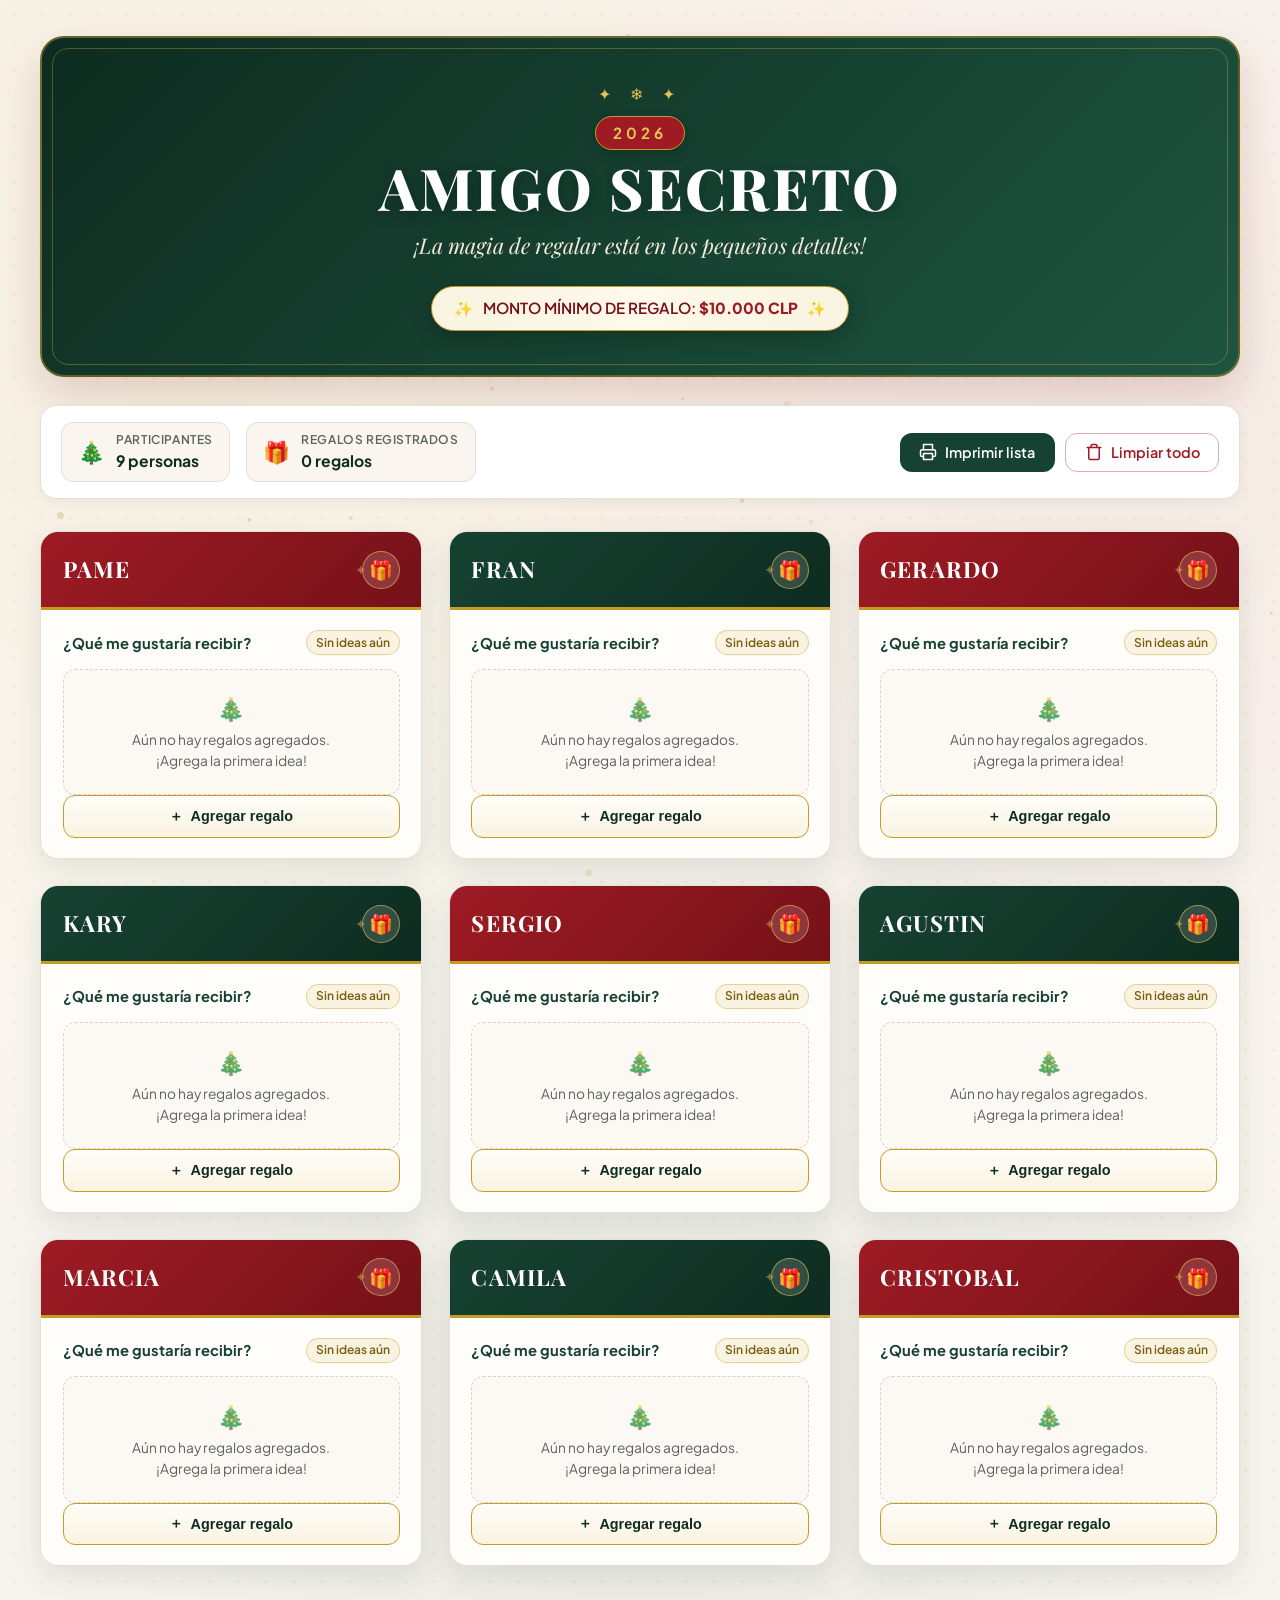
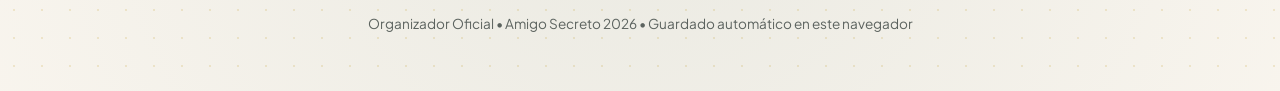
<file: amigo-secreto-2026/index.html>
<!DOCTYPE html>
<html lang="es">
<head>
  <meta charset="UTF-8" />
  <meta name="viewport" content="width=device-width, initial-scale=1.0" />
  <title>AMIGO SECRETO 2026 — Lista de Deseos</title>
  
  <!-- Tipografías Google Fonts: Elegante serif para títulos y sans-serif limpia para lectura -->
  <link rel="preconnect" href="https://fonts.googleapis.com" />
  <link rel="preconnect" href="https://fonts.gstatic.com" crossorigin />
  <link href="https://fonts.googleapis.com/css2?family=Playfair+Display:ital,wght@0,600;0,700;0,800;1,600&family=Plus+Jakarta+Sans:wght@400;500;600;700&display=swap" rel="stylesheet" />
  
  <!-- Hoja de estilos principal -->
  <link rel="stylesheet" href="style.css" />
</head>
<body>
  <!-- Lienzo sutil para copos de nieve en segundo plano -->
  <canvas id="snow-canvas" aria-hidden="true"></canvas>

  <!-- Contenedor principal -->
  <div class="page-wrapper">
    
    <!-- Encabezado festivo -->
    <header class="hero-header">
      <div class="hero-ornament" aria-hidden="true">✦ ❄ ✦</div>
      
      <div class="title-group">
        <span class="year-badge">2026</span>
        <h1 class="main-title">AMIGO SECRETO</h1>
      </div>

      <p class="subtitle">¡La magia de regalar está en los pequeños detalles!</p>

      <div class="minimum-badge" role="note">
        <span class="sparkle" aria-hidden="true">✨</span>
        <span>MONTO MÍNIMO DE REGALO: <strong>$10.000 CLP</strong></span>
        <span class="sparkle" aria-hidden="true">✨</span>
      </div>
    </header>

    <!-- Barra de estadísticas y acciones globales -->
    <section class="toolbar" aria-label="Resumen y acciones generales">
      <div class="stats-group">
        <div class="stat-pill">
          <span class="stat-icon" aria-hidden="true">🎄</span>
          <div>
            <span class="stat-label">Participantes</span>
            <strong class="stat-value" id="participant-count">9 personas</strong>
          </div>
        </div>

        <div class="stat-pill">
          <span class="stat-icon" aria-hidden="true">🎁</span>
          <div>
            <span class="stat-label">Regalos registrados</span>
            <strong class="stat-value" id="total-gifts-count">0 regalos</strong>
          </div>
        </div>
      </div>

      <div class="actions-group">
        <button type="button" id="btn-print" class="btn btn-secondary" title="Imprimir lista de deseos">
          <svg width="18" height="18" viewBox="0 0 24 24" fill="none" stroke="currentColor" stroke-width="2" stroke-linecap="round" stroke-linejoin="round" aria-hidden="true">
            <polyline points="6 9 6 2 18 2 18 9"></polyline>
            <path d="M6 18H4a2 2 0 0 1-2-2v-5a2 2 0 0 1 2-2h16a2 2 0 0 1 2 2v5a2 2 0 0 1-2 2h-2"></path>
            <rect x="6" y="14" width="12" height="8"></rect>
          </svg>
          <span>Imprimir lista</span>
        </button>

        <button type="button" id="btn-clear-all" class="btn btn-danger-outline" title="Eliminar todos los regalos">
          <svg width="18" height="18" viewBox="0 0 24 24" fill="none" stroke="currentColor" stroke-width="2" stroke-linecap="round" stroke-linejoin="round" aria-hidden="true">
            <polyline points="3 6 5 6 21 6"></polyline>
            <path d="M19 6v14a2 2 0 0 1-2 2H7a2 2 0 0 1-2-2V6m3 0V4a2 2 0 0 1 2-2h4a2 2 0 0 1 2 2v2"></path>
          </svg>
          <span>Limpiar todo</span>
        </button>
      </div>
    </section>

    <!-- Cuadrícula de tarjetas de los 9 participantes -->
    <main>
      <section id="participants-grid" class="participants-grid" aria-label="Lista de participantes y sus deseos">
        <!-- Las 9 tarjetas se renderizan dinámicamente desde script.js -->
      </section>
    </main>

    <!-- Pie de página -->
    <footer class="main-footer">
      <p>Organizador Oficial • Amigo Secreto 2026 • Guardado automático en este navegador</p>
    </footer>
  </div>

  <!-- Modal elegante para agregar o editar regalos -->
  <div id="gift-modal" class="modal-backdrop" role="dialog" aria-modal="true" aria-labelledby="modal-title" hidden>
    <div class="modal-card">
      <div class="modal-ribbon" aria-hidden="true"></div>
      
      <header class="modal-header">
        <div>
          <span class="modal-participant-tag" id="modal-participant-name">PARTICIPANTE</span>
          <h2 id="modal-title">Agregar idea de regalo</h2>
        </div>
        <button type="button" id="btn-close-modal" class="btn-icon-close" aria-label="Cerrar ventana">
          ✕
        </button>
      </header>

      <form id="gift-form" novalidate>
        <input type="hidden" id="form-participant" />
        <input type="hidden" id="form-gift-id" />

        <div class="form-group">
          <label for="gift-name">Nombre del regalo <span class="required">*</span></label>
          <input
            type="text"
            id="gift-name"
            name="giftName"
            placeholder="Ej: Taza térmica, libro, calcetines navideños..."
            maxlength="80"
            required
            autocomplete="off"
          />
          <small class="error-message" id="gift-name-error" aria-live="polite"></small>
        </div>

        <div class="form-group">
          <label for="gift-description">Detalles o descripción <span class="optional">(opcional)</span></label>
          <textarea
            id="gift-description"
            name="giftDescription"
            rows="3"
            placeholder="Color preferido, talla, tienda sugerida o algún detalle especial..."
            maxlength="220"
          ></textarea>
        </div>

        <div class="modal-actions">
          <button type="button" id="btn-cancel-modal" class="btn btn-ghost">Cancelar</button>
          <button type="submit" id="btn-save-gift" class="btn btn-primary">
            Guardar regalo
          </button>
        </div>
      </form>
    </div>
  </div>

  <!-- Modal de confirmación para limpiar todos los regalos -->
  <div id="confirm-modal" class="modal-backdrop" role="dialog" aria-modal="true" aria-labelledby="confirm-title" hidden>
    <div class="modal-card modal-card--compact">
      <header class="modal-header">
        <h2 id="confirm-title">¿Limpiar todos los regalos?</h2>
        <button type="button" id="btn-close-confirm" class="btn-icon-close" aria-label="Cerrar ventana">✕</button>
      </header>
      <p class="confirm-text">
        Esta acción eliminará todas las ideas de regalos guardadas de los 9 participantes. No se puede deshacer.
      </p>
      <div class="modal-actions">
        <button type="button" id="btn-cancel-confirm" class="btn btn-ghost">Cancelar</button>
        <button type="button" id="btn-execute-clear" class="btn btn-danger">Sí, limpiar todo</button>
      </div>
    </div>
  </div>

  <!-- Lógica de aplicación -->
  <script src="script.js"></script>
</body>
</html>
</file>
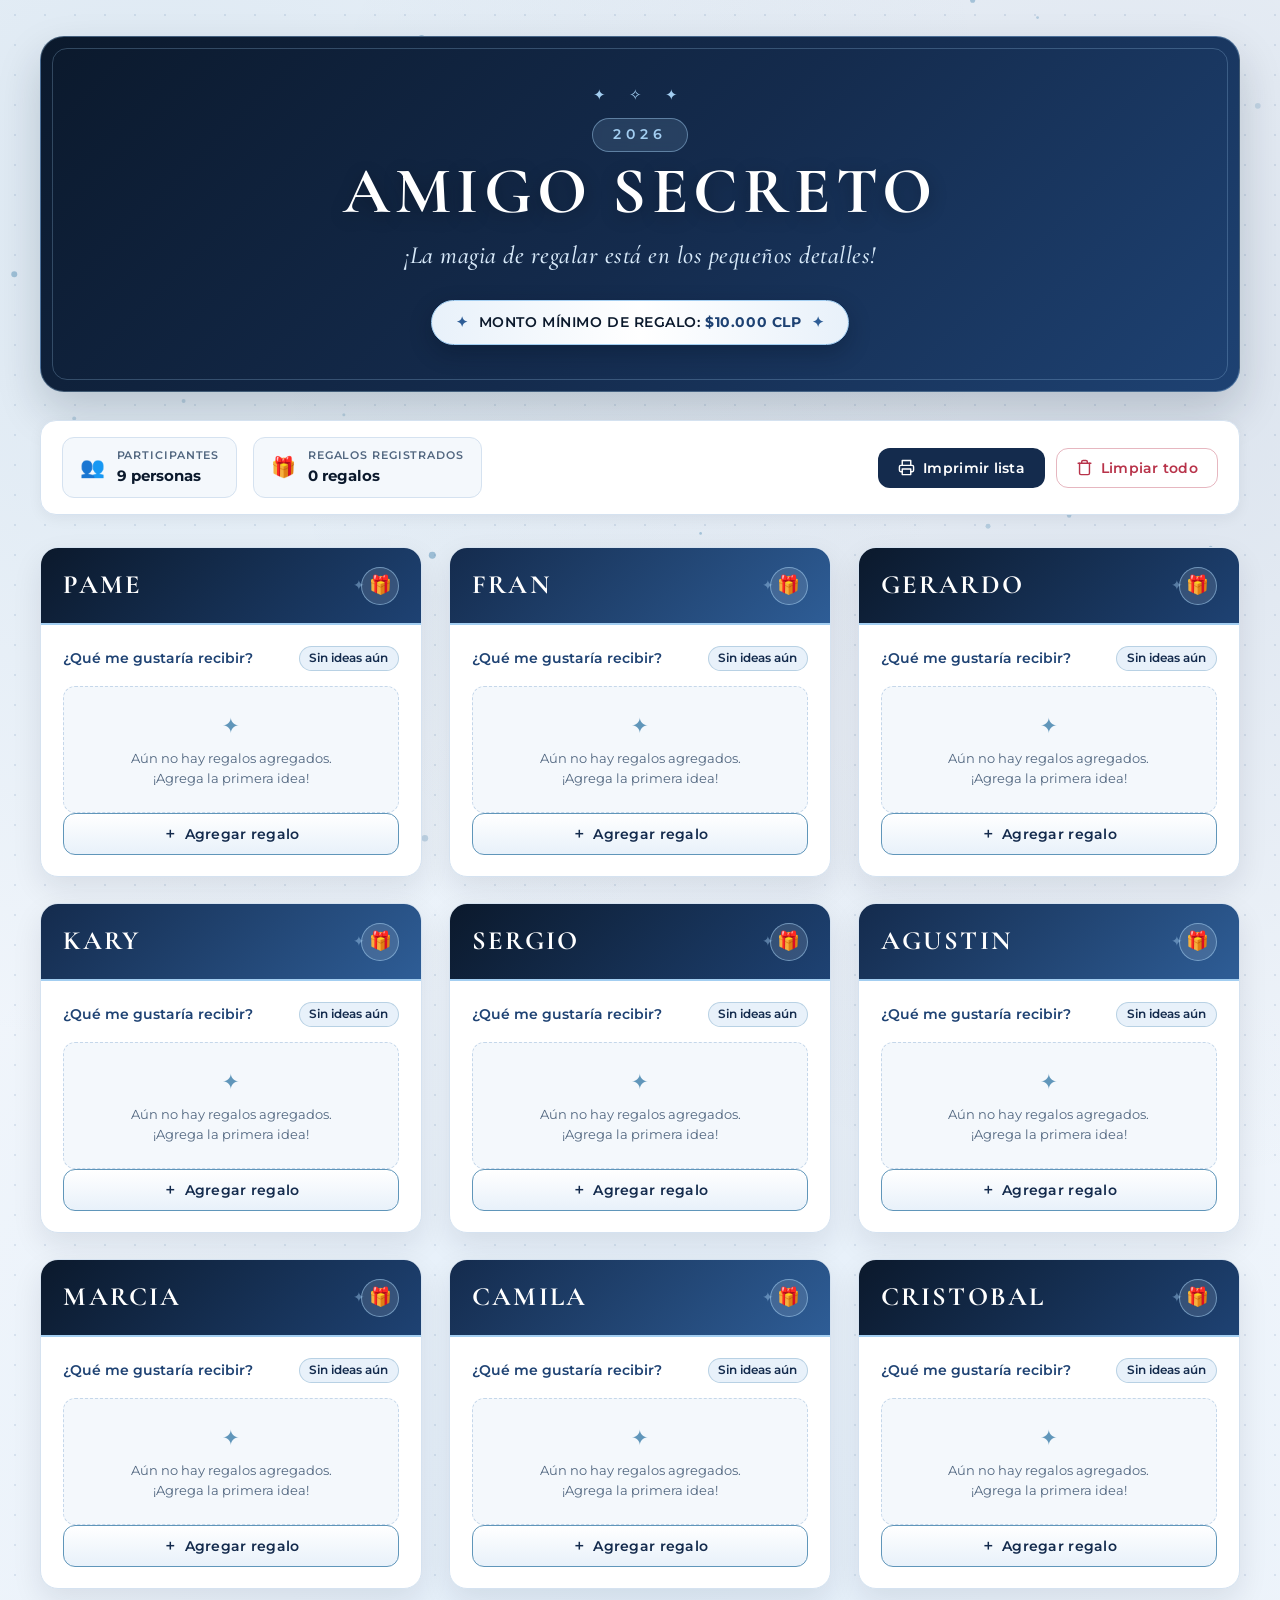
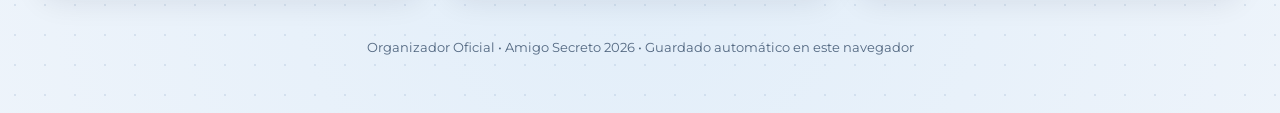
<file: amigo-secreto/index.html>
<!DOCTYPE html>
<html lang="es">
<head>
  <meta charset="UTF-8" />
  <meta name="viewport" content="width=device-width, initial-scale=1.0" />
  <title>AMIGO SECRETO 2026 — Lista de Deseos</title>
  
  <!-- Tipografías Google Fonts: Cormorant Garamond (editorial de lujo) y Montserrat (moderna y limpia) -->
  <link rel="preconnect" href="https://fonts.googleapis.com" />
  <link rel="preconnect" href="https://fonts.gstatic.com" crossorigin />
  <link href="https://fonts.googleapis.com/css2?family=Cormorant+Garamond:ital,wght@0,600;0,700;1,500;1,600&family=Montserrat:wght@400;500;600;700&display=swap" rel="stylesheet" />
  
  <!-- Hoja de estilos principal -->
  <link rel="stylesheet" href="styles.css" />
</head>
<body>
  <!-- Lienzo sutil de partículas brillantes en segundo plano -->
  <canvas id="snow-canvas" aria-hidden="true"></canvas>

  <!-- Contenedor principal -->
  <div class="page-wrapper">
    
    <!-- Encabezado elegante -->
    <header class="hero-header">
      <div class="hero-ornament" aria-hidden="true">✦ ✧ ✦</div>
      
      <div class="title-group">
        <span class="year-badge">2026</span>
        <h1 class="main-title">AMIGO SECRETO</h1>
      </div>

      <p class="subtitle">¡La magia de regalar está en los pequeños detalles!</p>

      <div class="minimum-badge" role="note">
        <span class="sparkle" aria-hidden="true">✦</span>
        <span>MONTO MÍNIMO DE REGALO: <strong>$10.000 CLP</strong></span>
        <span class="sparkle" aria-hidden="true">✦</span>
      </div>
    </header>

    <!-- Barra de estadísticas y acciones globales -->
    <section class="toolbar" aria-label="Resumen y acciones generales">
      <div class="stats-group">
        <div class="stat-pill">
          <span class="stat-icon" aria-hidden="true">👥</span>
          <div>
            <span class="stat-label">Participantes</span>
            <strong class="stat-value" id="participant-count">9 personas</strong>
          </div>
        </div>

        <div class="stat-pill">
          <span class="stat-icon" aria-hidden="true">🎁</span>
          <div>
            <span class="stat-label">Regalos registrados</span>
            <strong class="stat-value" id="total-gifts-count">0 regalos</strong>
          </div>
        </div>
      </div>

      <div class="actions-group">
        <button type="button" id="btn-print" class="btn btn-secondary" title="Imprimir lista de deseos">
          <svg width="17" height="17" viewBox="0 0 24 24" fill="none" stroke="currentColor" stroke-width="2" stroke-linecap="round" stroke-linejoin="round" aria-hidden="true">
            <polyline points="6 9 6 2 18 2 18 9"></polyline>
            <path d="M6 18H4a2 2 0 0 1-2-2v-5a2 2 0 0 1 2-2h16a2 2 0 0 1 2 2v5a2 2 0 0 1-2 2h-2"></path>
            <rect x="6" y="14" width="12" height="8"></rect>
          </svg>
          <span>Imprimir lista</span>
        </button>

        <button type="button" id="btn-clear-all" class="btn btn-danger-outline" title="Eliminar todos los regalos">
          <svg width="17" height="17" viewBox="0 0 24 24" fill="none" stroke="currentColor" stroke-width="2" stroke-linecap="round" stroke-linejoin="round" aria-hidden="true">
            <polyline points="3 6 5 6 21 6"></polyline>
            <path d="M19 6v14a2 2 0 0 1-2 2H7a2 2 0 0 1-2-2V6m3 0V4a2 2 0 0 1 2-2h4a2 2 0 0 1 2 2v2"></path>
          </svg>
          <span>Limpiar todo</span>
        </button>
      </div>
    </section>

    <!-- Cuadrícula de tarjetas de los 9 participantes -->
    <main>
      <section id="participants-grid" class="participants-grid" aria-label="Lista de participantes y sus deseos">
        <!-- Las 9 tarjetas se renderizan dinámicamente desde script.js -->
      </section>
    </main>

    <!-- Pie de página -->
    <footer class="main-footer">
      <p>Organizador Oficial • Amigo Secreto 2026 • Guardado automático en este navegador</p>
    </footer>
  </div>

  <!-- Modal elegante para agregar o editar regalos -->
  <div id="gift-modal" class="modal-backdrop" role="dialog" aria-modal="true" aria-labelledby="modal-title" hidden>
    <div class="modal-card">
      <div class="modal-ribbon" aria-hidden="true"></div>
      
      <header class="modal-header">
        <div>
          <span class="modal-participant-tag" id="modal-participant-name">PARTICIPANTE</span>
          <h2 id="modal-title">Agregar idea de regalo</h2>
        </div>
        <button type="button" id="btn-close-modal" class="btn-icon-close" aria-label="Cerrar ventana">
          ✕
        </button>
      </header>

      <form id="gift-form" novalidate>
        <input type="hidden" id="form-participant" />
        <input type="hidden" id="form-gift-id" />

        <div class="form-group">
          <label for="gift-name">Nombre del regalo <span class="required">*</span></label>
          <input
            type="text"
            id="gift-name"
            name="giftName"
            placeholder="Ej: Perfume, libro, taza de cerámica, accesorio..."
            maxlength="80"
            required
            autocomplete="off"
          />
          <small class="error-message" id="gift-name-error" aria-live="polite"></small>
        </div>

        <div class="form-group">
          <label for="gift-description">Detalles o descripción <span class="optional">(opcional)</span></label>
          <textarea
            id="gift-description"
            name="giftDescription"
            rows="3"
            placeholder="Color preferido, talla, marca sugerida o algún detalle especial..."
            maxlength="220"
          ></textarea>
        </div>

        <div class="modal-actions">
          <button type="button" id="btn-cancel-modal" class="btn btn-ghost">Cancelar</button>
          <button type="submit" id="btn-save-gift" class="btn btn-primary">
            Guardar regalo
          </button>
        </div>
      </form>
    </div>
  </div>

  <!-- Modal de confirmación para limpiar todos los regalos -->
  <div id="confirm-modal" class="modal-backdrop" role="dialog" aria-modal="true" aria-labelledby="confirm-title" hidden>
    <div class="modal-card modal-card--compact">
      <header class="modal-header">
        <h2 id="confirm-title">¿Limpiar todos los regalos?</h2>
        <button type="button" id="btn-close-confirm" class="btn-icon-close" aria-label="Cerrar ventana">✕</button>
      </header>
      <p class="confirm-text">
        Esta acción eliminará todas las ideas de regalos guardadas de los 9 participantes. No se puede deshacer.
      </p>
      <div class="modal-actions">
        <button type="button" id="btn-cancel-confirm" class="btn btn-ghost">Cancelar</button>
        <button type="button" id="btn-execute-clear" class="btn btn-danger">Sí, limpiar todo</button>
      </div>
    </div>
  </div>

  <!-- Lógica de aplicación -->
  <script src="script.js"></script>
</body>
</html>
</file>
<file: amigo-secreto-2026/style.css>
/* ==========================================================================
   VARIABLES Y PALETA NAVIDEÑA
   ========================================================================== */
:root {
  /* Colores principales */
  --red-primary: #9e1b24;
  --red-dark: #751118;
  --red-light: #fdf2f2;
  
  --green-primary: #164232;
  --green-dark: #0e2c21;
  --green-light: #eef5f2;

  --gold-primary: #c59b27;
  --gold-bright: #e5c158;
  --gold-soft: #f9f3e1;

  --cream-bg: #faf6ef;
  --cream-card: #fffdf9;
  --white: #ffffff;

  /* Textos y bordes */
  --text-dark: #1f2421;
  --text-muted: #5c635f;
  --border-subtle: #e6dfd3;

  /* Sombras y radios */
  --shadow-sm: 0 4px 12px rgba(22, 66, 50, 0.06);
  --shadow-md: 0 10px 28px rgba(22, 66, 50, 0.1);
  --shadow-lg: 0 18px 40px rgba(117, 17, 24, 0.16);
  --radius-card: 18px;
  --radius-btn: 12px;

  /* Tipografías */
  --font-display: 'Playfair Display', Georgia, serif;
  --font-sans: 'Plus Jakarta Sans', -apple-system, BlinkMacSystemFont, sans-serif;
}

/* ==========================================================================
   RESET Y ESTILOS BASE
   ========================================================================== */
*, *::before, *::after {
  box-sizing: border-box;
  margin: 0;
  padding: 0;
}

body {
  font-family: var(--font-sans);
  background-color: var(--cream-bg);
  color: var(--text-dark);
  line-height: 1.5;
  min-height: 100vh;
  overflow-x: hidden;
  /* Patrón navideño sutil de fondo */
  background-image:
    radial-gradient(circle at 15% 15%, rgba(197, 155, 39, 0.08) 0%, transparent 45%),
    radial-gradient(circle at 85% 25%, rgba(158, 27, 36, 0.06) 0%, transparent 45%),
    radial-gradient(circle at 50% 85%, rgba(22, 66, 50, 0.07) 0%, transparent 50%),
    radial-gradient(rgba(197, 155, 39, 0.18) 1px, transparent 1px);
  background-size: 100% 100%, 100% 100%, 100% 100%, 28px 28px;
}

/* Lienzo de nieve fijo */
#snow-canvas {
  position: fixed;
  inset: 0;
  width: 100%;
  height: 100%;
  pointer-events: none;
  z-index: 1;
}

.page-wrapper {
  position: relative;
  z-index: 2;
  max-width: 1240px;
  margin: 0 auto;
  padding: 2.25rem 1.25rem 3.5rem;
}

/* ==========================================================================
   ENCABEZADO HERO
   ========================================================================== */
.hero-header {
  background: linear-gradient(135deg, var(--green-dark) 0%, var(--green-primary) 55%, #1e5440 100%);
  color: var(--white);
  border-radius: 24px;
  padding: 2.75rem 1.75rem;
  text-align: center;
  position: relative;
  overflow: hidden;
  box-shadow: var(--shadow-lg);
  border: 2px solid rgba(197, 155, 39, 0.45);
  animation: fadeDown 0.7s ease-out both;
}

/* Detalle decorativo interno tipo marco dorado */
.hero-header::before {
  content: "";
  position: absolute;
  inset: 10px;
  border: 1px solid rgba(229, 193, 88, 0.3);
  border-radius: 16px;
  pointer-events: none;
}

.hero-ornament {
  color: var(--gold-bright);
  letter-spacing: 0.5rem;
  font-size: 1rem;
  margin-bottom: 0.65rem;
  animation: twinkle 3s infinite ease-in-out;
}

.title-group {
  display: flex;
  flex-direction: column;
  align-items: center;
  gap: 0.35rem;
}

.year-badge {
  display: inline-block;
  background-color: var(--red-primary);
  color: var(--gold-bright);
  font-weight: 700;
  font-size: 0.95rem;
  letter-spacing: 0.25em;
  padding: 0.28rem 1.1rem;
  border-radius: 999px;
  border: 1px solid var(--gold-primary);
  box-shadow: 0 4px 12px rgba(0, 0, 0, 0.2);
}

.main-title {
  font-family: var(--font-display);
  font-size: clamp(2.2rem, 5vw, 3.6rem);
  font-weight: 800;
  letter-spacing: 0.04em;
  line-height: 1.1;
  color: var(--white);
  text-shadow: 0 3px 14px rgba(0, 0, 0, 0.28);
}

.subtitle {
  font-family: var(--font-display);
  font-style: italic;
  font-size: clamp(1.05rem, 2.2vw, 1.35rem);
  color: #f4ebd9;
  margin-top: 0.65rem;
  margin-bottom: 1.5rem;
}

.minimum-badge {
  display: inline-flex;
  align-items: center;
  gap: 0.6rem;
  background: linear-gradient(90deg, var(--gold-soft), #fff9eb, var(--gold-soft));
  color: var(--red-dark);
  padding: 0.65rem 1.4rem;
  border-radius: 999px;
  font-size: 0.95rem;
  font-weight: 600;
  border: 1.5px solid var(--gold-primary);
  box-shadow: 0 6px 20px rgba(0, 0, 0, 0.22);
  position: relative;
}

.minimum-badge strong {
  color: var(--red-primary);
  font-weight: 800;
}

.sparkle {
  animation: twinkle 2.4s infinite alternate ease-in-out;
}

/* ==========================================================================
   BARRA DE ESTADÍSTICAS Y CONTROLES
   ========================================================================== */
.toolbar {
  display: flex;
  flex-wrap: wrap;
  justify-content: space-between;
  align-items: center;
  gap: 1rem;
  margin: 1.75rem 0 2rem;
  padding: 1rem 1.25rem;
  background-color: var(--white);
  border-radius: 16px;
  border: 1px solid var(--border-subtle);
  box-shadow: var(--shadow-sm);
  animation: fadeUp 0.7s ease-out 0.1s both;
}

.stats-group {
  display: flex;
  flex-wrap: wrap;
  gap: 1rem;
}

.stat-pill {
  display: flex;
  align-items: center;
  gap: 0.7rem;
  background-color: var(--cream-bg);
  padding: 0.5rem 1rem;
  border-radius: 12px;
  border: 1px solid var(--border-subtle);
}

.stat-icon {
  font-size: 1.35rem;
}

.stat-label {
  display: block;
  font-size: 0.75rem;
  text-transform: uppercase;
  letter-spacing: 0.05em;
  color: var(--text-muted);
  font-weight: 600;
}

.stat-value {
  font-size: 0.98rem;
  color: var(--green-dark);
  font-weight: 700;
}

.actions-group {
  display: flex;
  flex-wrap: wrap;
  gap: 0.65rem;
}

/* ==========================================================================
   BOTONES
   ========================================================================== */
.btn {
  display: inline-flex;
  align-items: center;
  justify-content: center;
  gap: 0.5rem;
  font-family: var(--font-sans);
  font-size: 0.9rem;
  font-weight: 600;
  padding: 0.62rem 1.15rem;
  border-radius: var(--radius-btn);
  border: 1px solid transparent;
  cursor: pointer;
  transition: transform 0.2s ease, box-shadow 0.2s ease, background-color 0.2s ease, color 0.2s ease;
}

.btn:active {
  transform: scale(0.97);
}

.btn-primary {
  background: linear-gradient(135deg, var(--red-primary), var(--red-dark));
  color: var(--white);
  box-shadow: 0 4px 12px rgba(158, 27, 36, 0.25);
}

.btn-primary:hover {
  background: linear-gradient(135deg, #b3202a, var(--red-primary));
  transform: translateY(-2px);
  box-shadow: 0 6px 16px rgba(158, 27, 36, 0.35);
}

.btn-secondary {
  background-color: var(--green-primary);
  color: var(--white);
}

.btn-secondary:hover {
  background-color: var(--green-dark);
  transform: translateY(-2px);
  box-shadow: 0 6px 14px rgba(22, 66, 50, 0.25);
}

.btn-danger-outline {
  background-color: transparent;
  color: var(--red-primary);
  border-color: rgba(158, 27, 36, 0.35);
}

.btn-danger-outline:hover {
  background-color: var(--red-light);
  border-color: var(--red-primary);
  transform: translateY(-2px);
}

.btn-danger {
  background-color: var(--red-primary);
  color: var(--white);
}

.btn-danger:hover {
  background-color: var(--red-dark);
}

.btn-ghost {
  background-color: #f1ede4;
  color: var(--text-dark);
}

.btn-ghost:hover {
  background-color: #e5dfd2;
}

/* ==========================================================================
   CUADRÍCULA DE PARTICIPANTES (3 COLUMNAS EN ESCRITORIO)
   ========================================================================== */
.participants-grid {
  display: grid;
  grid-template-columns: repeat(3, 1fr);
  gap: 1.65rem;
}

/* Estilo de Tarjeta de Regalo */
.participant-card {
  background-color: var(--cream-card);
  border-radius: var(--radius-card);
  border: 1px solid var(--border-subtle);
  box-shadow: var(--shadow-md);
  display: flex;
  flex-direction: column;
  overflow: hidden;
  position: relative;
  opacity: 0;
  transform: translateY(22px);
  animation: cardEnter 0.55s cubic-bezier(0.22, 1, 0.36, 1) forwards;
  transition: transform 0.28s cubic-bezier(0.22, 1, 0.36, 1), box-shadow 0.28s ease, border-color 0.28s ease;
}

.participant-card:hover {
  transform: translateY(-7px);
  box-shadow: 0 18px 34px rgba(22, 66, 50, 0.14);
  border-color: var(--gold-primary);
}

/* Encabezados alternados en rojo navideño y verde bosque */
.card-header {
  padding: 1.15rem 1.35rem;
  color: var(--white);
  display: flex;
  align-items: center;
  justify-content: space-between;
  position: relative;
  border-bottom: 3px solid var(--gold-primary);
}

.participant-card:nth-child(odd) .card-header {
  background: linear-gradient(135deg, var(--red-primary) 0%, var(--red-dark) 100%);
}

.participant-card:nth-child(even) .card-header {
  background: linear-gradient(135deg, var(--green-primary) 0%, var(--green-dark) 100%);
}

/* Pequeño lazo/etiqueta decorativa en el encabezado */
.card-header::after {
  content: "✦";
  position: absolute;
  right: 3.4rem;
  top: 50%;
  transform: translateY(-50%);
  color: rgba(229, 193, 88, 0.45);
  font-size: 0.9rem;
}

.participant-name {
  font-family: var(--font-display);
  font-size: 1.4rem;
  font-weight: 700;
  letter-spacing: 0.05em;
}

.gift-badge-icon {
  width: 38px;
  height: 38px;
  border-radius: 50%;
  background-color: rgba(255, 255, 255, 0.15);
  border: 1px solid rgba(229, 193, 88, 0.6);
  display: grid;
  place-items: center;
  font-size: 1.2rem;
  flex-shrink: 0;
}

/* Cuerpo de la tarjeta */
.card-body {
  padding: 1.25rem 1.35rem;
  flex: 1;
  display: flex;
  flex-direction: column;
}

.wishlist-prompt {
  font-size: 0.92rem;
  font-weight: 700;
  color: var(--green-primary);
  margin-bottom: 0.85rem;
  display: flex;
  align-items: center;
  justify-content: space-between;
}

.gift-counter-tag {
  font-size: 0.75rem;
  font-weight: 600;
  background-color: var(--gold-soft);
  color: #7c5e10;
  padding: 0.15rem 0.55rem;
  border-radius: 999px;
  border: 1px solid rgba(197, 155, 39, 0.4);
}

/* Lista de regalos dentro de cada tarjeta */
.gifts-list {
  list-style: none;
  display: flex;
  flex-direction: column;
  gap: 0.65rem;
  flex: 1;
  margin-bottom: 1.15rem;
}

.empty-state {
  flex: 1;
  display: flex;
  flex-direction: column;
  align-items: center;
  justify-content: center;
  text-align: center;
  padding: 1.4rem 0.75rem;
  border: 1.5px dashed #dcd3c4;
  border-radius: 12px;
  color: var(--text-muted);
  font-size: 0.86rem;
  background-color: rgba(250, 246, 239, 0.6);
}

.empty-state span {
  font-size: 1.4rem;
  margin-bottom: 0.3rem;
  opacity: 0.75;
}

/* Ítem individual de regalo */
.gift-item {
  background-color: var(--white);
  border: 1px solid var(--border-subtle);
  border-left: 4px solid var(--gold-primary);
  border-radius: 10px;
  padding: 0.65rem 0.75rem;
  display: flex;
  justify-content: space-between;
  align-items: flex-start;
  gap: 0.5rem;
  box-shadow: 0 2px 6px rgba(0, 0, 0, 0.03);
  transition: border-color 0.2s ease, background-color 0.2s ease;
}

.gift-item--new {
  animation: popIn 0.4s cubic-bezier(0.175, 0.885, 0.32, 1.275) both;
}

.gift-item:hover {
  border-color: var(--gold-primary);
  background-color: #fffcf5;
}

.gift-info {
  flex: 1;
  min-width: 0;
}

.gift-title {
  font-weight: 700;
  font-size: 0.94rem;
  color: var(--text-dark);
  word-wrap: break-word;
}

.gift-desc {
  font-size: 0.82rem;
  color: var(--text-muted);
  margin-top: 0.2rem;
  word-wrap: break-word;
}

.gift-item-actions {
  display: flex;
  gap: 0.25rem;
  flex-shrink: 0;
}

.btn-mini {
  width: 28px;
  height: 28px;
  border-radius: 7px;
  border: 1px solid transparent;
  background-color: transparent;
  color: var(--text-muted);
  cursor: pointer;
  display: grid;
  place-items: center;
  transition: background-color 0.2s ease, color 0.2s ease;
}

.btn-mini:hover {
  background-color: var(--cream-bg);
  color: var(--green-primary);
}

.btn-mini--delete:hover {
  background-color: var(--red-light);
  color: var(--red-primary);
}

/* Botón inferior de la tarjeta */
.btn-add-gift {
  width: 100%;
  padding: 0.68rem 1rem;
  border-radius: 12px;
  border: 1.5px solid var(--gold-primary);
  background: linear-gradient(180deg, #fffdf8 0%, var(--gold-soft) 100%);
  color: var(--green-dark);
  font-weight: 700;
  font-size: 0.9rem;
  cursor: pointer;
  display: flex;
  align-items: center;
  justify-content: center;
  gap: 0.45rem;
  transition: all 0.22s ease;
}

.btn-add-gift:hover {
  background: linear-gradient(135deg, var(--gold-primary), #b3891b);
  color: var(--white);
  box-shadow: 0 6px 15px rgba(197, 155, 39, 0.35);
  transform: translateY(-2px);
}

/* ==========================================================================
   MODALES
   ========================================================================== */
.modal-backdrop {
  position: fixed;
  inset: 0;
  background-color: rgba(14, 44, 33, 0.65);
  backdrop-filter: blur(4px);
  display: grid;
  place-items: center;
  padding: 1rem;
  z-index: 100;
  animation: fadeInBackdrop 0.25s ease-out forwards;
}

.modal-backdrop[hidden] {
  display: none;
}

.modal-card {
  background-color: var(--cream-card);
  width: 100%;
  max-width: 470px;
  border-radius: 20px;
  border: 1.5px solid var(--gold-primary);
  box-shadow: 0 24px 50px rgba(0, 0, 0, 0.3);
  overflow: hidden;
  position: relative;
  animation: modalZoomIn 0.3s cubic-bezier(0.22, 1, 0.36, 1) forwards;
}

.modal-card--compact {
  max-width: 410px;
}

.modal-ribbon {
  height: 7px;
  background: repeating-linear-gradient(
    45deg,
    var(--red-primary),
    var(--red-primary) 12px,
    var(--gold-primary) 12px,
    var(--gold-primary) 24px,
    var(--green-primary) 24px,
    var(--green-primary) 36px
  );
}

.modal-header {
  padding: 1.25rem 1.5rem 0.75rem;
  display: flex;
  justify-content: space-between;
  align-items: flex-start;
  gap: 1rem;
}

.modal-participant-tag {
  display: inline-block;
  font-size: 0.74rem;
  font-weight: 800;
  letter-spacing: 0.1em;
  color: var(--red-primary);
  background-color: var(--red-light);
  padding: 0.2rem 0.65rem;
  border-radius: 999px;
  margin-bottom: 0.35rem;
}

.modal-header h2 {
  font-family: var(--font-display);
  font-size: 1.45rem;
  color: var(--green-dark);
}

.btn-icon-close {
  width: 32px;
  height: 32px;
  border-radius: 50%;
  border: 1px solid var(--border-subtle);
  background-color: var(--white);
  color: var(--text-muted);
  cursor: pointer;
  font-size: 0.95rem;
  display: grid;
  place-items: center;
  transition: all 0.2s ease;
}

.btn-icon-close:hover {
  background-color: var(--red-light);
  color: var(--red-primary);
  border-color: var(--red-primary);
}

#gift-form {
  padding: 0.75rem 1.5rem 1.5rem;
}

.form-group {
  margin-bottom: 1.1rem;
}

.form-group label {
  display: block;
  font-size: 0.88rem;
  font-weight: 700;
  color: var(--text-dark);
  margin-bottom: 0.4rem;
}

.required {
  color: var(--red-primary);
}

.optional {
  font-weight: 400;
  color: var(--text-muted);
  font-size: 0.82rem;
}

.form-group input,
.form-group textarea {
  width: 100%;
  font-family: var(--font-sans);
  font-size: 0.95rem;
  padding: 0.7rem 0.9rem;
  border-radius: 10px;
  border: 1.5px solid #d8cfc0;
  background-color: var(--white);
  color: var(--text-dark);
  transition: border-color 0.2s ease, box-shadow 0.2s ease;
}

.form-group input:focus,
.form-group textarea:focus {
  outline: none;
  border-color: var(--green-primary);
  box-shadow: 0 0 0 3px rgba(22, 66, 50, 0.12);
}

.error-message {
  display: block;
  color: var(--red-primary);
  font-size: 0.8rem;
  font-weight: 600;
  margin-top: 0.3rem;
  min-height: 1.1em;
}

.confirm-text {
  padding: 0.25rem 1.5rem 1.25rem;
  color: var(--text-muted);
  font-size: 0.94rem;
}

.modal-actions {
  display: flex;
  justify-content: flex-end;
  gap: 0.65rem;
  padding: 0 1.5rem 1.5rem;
}

#gift-form .modal-actions {
  padding: 0.5rem 0 0;
}

/* ==========================================================================
   FOOTER
   ========================================================================== */
.main-footer {
  margin-top: 3rem;
  text-align: center;
  font-size: 0.85rem;
  color: var(--text-muted);
}

/* ==========================================================================
   ANIMACIONES KEYFRAMES
   ========================================================================== */
@keyframes fadeDown {
  from {
    opacity: 0;
    transform: translateY(-18px);
  }
  to {
    opacity: 1;
    transform: translateY(0);
  }
}

@keyframes fadeUp {
  from {
    opacity: 0;
    transform: translateY(16px);
  }
  to {
    opacity: 1;
    transform: translateY(0);
  }
}

@keyframes cardEnter {
  to {
    opacity: 1;
    transform: translateY(0);
  }
}

@keyframes popIn {
  0% {
    opacity: 0;
    transform: scale(0.92) translateY(6px);
  }
  100% {
    opacity: 1;
    transform: scale(1) translateY(0);
  }
}

@keyframes twinkle {
  0%, 100% {
    opacity: 0.7;
    transform: scale(0.95);
  }
  50% {
    opacity: 1;
    transform: scale(1.12);
  }
}

@keyframes fadeInBackdrop {
  from { opacity: 0; }
  to { opacity: 1; }
}

@keyframes modalZoomIn {
  from {
    opacity: 0;
    transform: scale(0.92) translateY(12px);
  }
  to {
    opacity: 1;
    transform: scale(1) translateY(0);
  }
}

/* ==========================================================================
   DISEÑO RESPONSIVE (TABLET Y MÓVIL)
   ========================================================================== */
@media (max-width: 992px) {
  .participants-grid {
    grid-template-columns: repeat(2, 1fr);
  }
}

@media (max-width: 640px) {
  .page-wrapper {
    padding: 1.25rem 0.9rem 2.5rem;
  }

  .hero-header {
    padding: 2rem 1.15rem;
    border-radius: 18px;
  }

  .minimum-badge {
    font-size: 0.82rem;
    padding: 0.55rem 1rem;
  }

  .toolbar {
    flex-direction: column;
    align-items: stretch;
  }

  .stats-group {
    justify-content: space-between;
  }

  .stat-pill {
    flex: 1;
  }

  .actions-group {
    display: grid;
    grid-template-columns: 1fr 1fr;
  }

  .participants-grid {
    grid-template-columns: 1fr;
    gap: 1.25rem;
  }
}

/* ==========================================================================
   ESTILOS DE IMPRESIÓN (@media print)
   ========================================================================== */
@media print {
  #snow-canvas,
  .actions-group,
  .btn-add-gift,
  .gift-item-actions,
  .modal-backdrop,
  .main-footer {
    display: none !important;
  }

  body {
    background: #ffffff !important;
    color: #000000 !important;
  }

  .page-wrapper {
    max-width: 100%;
    padding: 0;
  }

  .hero-header {
    background: #ffffff !important;
    color: #000000 !important;
    border: 2px solid #9e1b24 !important;
    box-shadow: none !important;
    padding: 1.25rem !important;
    margin-bottom: 1rem;
  }

  .main-title,
  .subtitle {
    color: #000000 !important;
    text-shadow: none !important;
  }

  .minimum-badge {
    background: #ffffff !important;
    border: 1.5px solid #000000 !important;
    box-shadow: none !important;
  }

  .toolbar {
    box-shadow: none !important;
    border: 1px solid #cccccc !important;
    margin: 0.75rem 0 1rem;
  }

  .participants-grid {
    grid-template-columns: repeat(3, 1fr) !important;
    gap: 0.85rem !important;
  }

  .participant-card {
    opacity: 1 !important;
    transform: none !important;
    box-shadow: none !important;
    border: 1.5px solid #888888 !important;
    break-inside: avoid;
    page-break-inside: avoid;
  }

  .card-header {
    background: #f2f2f2 !important;
    color: #000000 !important;
    border-bottom: 2px solid #9e1b24 !important;
    padding: 0.65rem 0.9rem !important;
  }

  .gift-item {
    border: 1px solid #cccccc !important;
    border-left: 3px solid #9e1b24 !important;
  }
}
</file>
<file: amigo-secreto/styles.css>
/* ==========================================================================
   VARIABLES Y PALETA DE AZULES SOFISTICADOS
   ========================================================================== */
:root {
  /* Gama de azules principales */
  --blue-midnight: #0b192c;
  --blue-navy: #142b4d;
  --blue-royal: #1e4273;
  --blue-steel: #2e5d96;
  --blue-sky: #6096ba;
  --blue-ice: #a3cef1;
  --blue-mist: #e8f1fa;
  --blue-tint: #f4f8fc;

  /* Fondos y superficies */
  --bg-page: #f0f5fb;
  --card-surface: #ffffff;
  --white: #ffffff;

  /* Textos y bordes */
  --text-dark: #0f1e33;
  --text-muted: #526780;
  --border-subtle: #d5e2f0;
  --danger-blue-red: #b8334a;
  --danger-bg: #fdf1f3;

  /* Sombras y radios */
  --shadow-sm: 0 4px 14px rgba(11, 25, 44, 0.05);
  --shadow-md: 0 12px 30px rgba(11, 25, 44, 0.09);
  --shadow-lg: 0 20px 44px rgba(11, 25, 44, 0.18);
  --radius-card: 18px;
  --radius-btn: 12px;

  /* Tipografías elegantes */
  --font-display: 'Cormorant Garamond', Georgia, serif;
  --font-sans: 'Montserrat', -apple-system, BlinkMacSystemFont, sans-serif;
}

/* ==========================================================================
   RESET Y ESTILOS BASE
   ========================================================================== */
*, *::before, *::after {
  box-sizing: border-box;
  margin: 0;
  padding: 0;
}

body {
  font-family: var(--font-sans);
  background-color: var(--bg-page);
  color: var(--text-dark);
  line-height: 1.55;
  min-height: 100vh;
  overflow-x: hidden;
  background-image:
    radial-gradient(circle at 12% 12%, rgba(96, 150, 186, 0.14) 0%, transparent 45%),
    radial-gradient(circle at 88% 20%, rgba(30, 66, 115, 0.1) 0%, transparent 48%),
    radial-gradient(circle at 50% 90%, rgba(163, 206, 241, 0.18) 0%, transparent 50%),
    radial-gradient(rgba(46, 93, 150, 0.12) 1px, transparent 1px);
  background-size: 100% 100%, 100% 100%, 100% 100%, 30px 30px;
}

#snow-canvas {
  position: fixed;
  inset: 0;
  width: 100%;
  height: 100%;
  pointer-events: none;
  z-index: 1;
}

.page-wrapper {
  position: relative;
  z-index: 2;
  max-width: 1240px;
  margin: 0 auto;
  padding: 2.25rem 1.25rem 3.5rem;
}

/* ==========================================================================
   ENCABEZADO HERO
   ========================================================================== */
.hero-header {
  background: linear-gradient(135deg, var(--blue-midnight) 0%, var(--blue-navy) 52%, var(--blue-royal) 100%);
  color: var(--white);
  border-radius: 24px;
  padding: 2.9rem 1.75rem;
  text-align: center;
  position: relative;
  overflow: hidden;
  box-shadow: var(--shadow-lg);
  border: 1px solid rgba(163, 206, 241, 0.35);
  animation: fadeDown 0.7s ease-out both;
}

.hero-header::before {
  content: "";
  position: absolute;
  inset: 11px;
  border: 1px solid rgba(163, 206, 241, 0.25);
  border-radius: 15px;
  pointer-events: none;
}

.hero-ornament {
  color: var(--blue-ice);
  letter-spacing: 0.6rem;
  font-size: 0.95rem;
  margin-bottom: 0.7rem;
  animation: twinkle 3s infinite ease-in-out;
}

.title-group {
  display: flex;
  flex-direction: column;
  align-items: center;
  gap: 0.35rem;
}

.year-badge {
  display: inline-block;
  background: rgba(163, 206, 241, 0.14);
  color: var(--blue-ice);
  font-weight: 600;
  font-size: 0.88rem;
  letter-spacing: 0.35em;
  padding: 0.3rem 1.25rem;
  border-radius: 999px;
  border: 1px solid rgba(163, 206, 241, 0.45);
  backdrop-filter: blur(4px);
}

.main-title {
  font-family: var(--font-display);
  font-size: clamp(2.5rem, 5.5vw, 4.1rem);
  font-weight: 700;
  letter-spacing: 0.08em;
  line-height: 1.05;
  color: var(--white);
  text-shadow: 0 4px 18px rgba(0, 0, 0, 0.3);
}

.subtitle {
  font-family: var(--font-display);
  font-style: italic;
  font-weight: 500;
  font-size: clamp(1.2rem, 2.4vw, 1.55rem);
  color: #d6e8f8;
  margin-top: 0.6rem;
  margin-bottom: 1.65rem;
  letter-spacing: 0.02em;
}

.minimum-badge {
  display: inline-flex;
  align-items: center;
  gap: 0.65rem;
  background: linear-gradient(90deg, var(--blue-mist), #ffffff, var(--blue-mist));
  color: var(--blue-midnight);
  padding: 0.65rem 1.5rem;
  border-radius: 999px;
  font-size: 0.88rem;
  font-weight: 600;
  letter-spacing: 0.04em;
  border: 1.5px solid var(--blue-ice);
  box-shadow: 0 8px 22px rgba(5, 14, 28, 0.28);
}

.minimum-badge strong {
  color: var(--blue-royal);
  font-weight: 700;
}

.sparkle {
  color: var(--blue-steel);
  animation: twinkle 2.4s infinite alternate ease-in-out;
}

/* ==========================================================================
   BARRA DE ESTADÍSTICAS Y CONTROLES
   ========================================================================== */
.toolbar {
  display: flex;
  flex-wrap: wrap;
  justify-content: space-between;
  align-items: center;
  gap: 1rem;
  margin: 1.75rem 0 2rem;
  padding: 1rem 1.3rem;
  background-color: var(--white);
  border-radius: 16px;
  border: 1px solid var(--border-subtle);
  box-shadow: var(--shadow-sm);
  animation: fadeUp 0.7s ease-out 0.1s both;
}

.stats-group {
  display: flex;
  flex-wrap: wrap;
  gap: 1rem;
}

.stat-pill {
  display: flex;
  align-items: center;
  gap: 0.75rem;
  background-color: var(--blue-tint);
  padding: 0.52rem 1.05rem;
  border-radius: 12px;
  border: 1px solid var(--border-subtle);
}

.stat-icon {
  font-size: 1.25rem;
}

.stat-label {
  display: block;
  font-size: 0.7rem;
  text-transform: uppercase;
  letter-spacing: 0.08em;
  color: var(--text-muted);
  font-weight: 600;
}

.stat-value {
  font-size: 0.94rem;
  color: var(--blue-midnight);
  font-weight: 700;
}

.actions-group {
  display: flex;
  flex-wrap: wrap;
  gap: 0.65rem;
}

/* ==========================================================================
   BOTONES
   ========================================================================== */
.btn {
  display: inline-flex;
  align-items: center;
  justify-content: center;
  gap: 0.5rem;
  font-family: var(--font-sans);
  font-size: 0.85rem;
  font-weight: 600;
  letter-spacing: 0.02em;
  padding: 0.65rem 1.2rem;
  border-radius: var(--radius-btn);
  border: 1px solid transparent;
  cursor: pointer;
  transition: transform 0.2s ease, box-shadow 0.2s ease, background-color 0.2s ease, color 0.2s ease;
}

.btn:active {
  transform: scale(0.97);
}

.btn-primary {
  background: linear-gradient(135deg, var(--blue-royal), var(--blue-midnight));
  color: var(--white);
  box-shadow: 0 4px 14px rgba(20, 43, 77, 0.25);
}

.btn-primary:hover {
  background: linear-gradient(135deg, var(--blue-steel), var(--blue-navy));
  transform: translateY(-2px);
  box-shadow: 0 7px 18px rgba(20, 43, 77, 0.35);
}

.btn-secondary {
  background-color: var(--blue-navy);
  color: var(--white);
}

.btn-secondary:hover {
  background-color: var(--blue-midnight);
  transform: translateY(-2px);
  box-shadow: 0 6px 15px rgba(11, 25, 44, 0.22);
}

.btn-danger-outline {
  background-color: transparent;
  color: var(--danger-blue-red);
  border-color: rgba(184, 51, 74, 0.35);
}

.btn-danger-outline:hover {
  background-color: var(--danger-bg);
  border-color: var(--danger-blue-red);
  transform: translateY(-2px);
}

.btn-danger {
  background-color: var(--danger-blue-red);
  color: var(--white);
}

.btn-danger:hover {
  background-color: #962539;
}

.btn-ghost {
  background-color: var(--blue-tint);
  color: var(--text-dark);
  border-color: var(--border-subtle);
}

.btn-ghost:hover {
  background-color: var(--blue-mist);
}

/* ==========================================================================
   CUADRÍCULA DE PARTICIPANTES (3 COLUMNAS EN ESCRITORIO)
   ========================================================================== */
.participants-grid {
  display: grid;
  grid-template-columns: repeat(3, 1fr);
  gap: 1.65rem;
}

.participant-card {
  background-color: var(--card-surface);
  border-radius: var(--radius-card);
  border: 1px solid var(--border-subtle);
  box-shadow: var(--shadow-md);
  display: flex;
  flex-direction: column;
  overflow: hidden;
  position: relative;
  opacity: 0;
  transform: translateY(22px);
  animation: cardEnter 0.55s cubic-bezier(0.22, 1, 0.36, 1) forwards;
  transition: transform 0.28s cubic-bezier(0.22, 1, 0.36, 1), box-shadow 0.28s ease, border-color 0.28s ease;
}

.participant-card:hover {
  transform: translateY(-7px);
  box-shadow: 0 18px 36px rgba(11, 25, 44, 0.14);
  border-color: var(--blue-sky);
}

.card-header {
  padding: 1.15rem 1.4rem;
  color: var(--white);
  display: flex;
  align-items: center;
  justify-content: space-between;
  position: relative;
  border-bottom: 2.5px solid var(--blue-ice);
}

.participant-card:nth-child(odd) .card-header {
  background: linear-gradient(135deg, var(--blue-midnight) 0%, var(--blue-royal) 100%);
}

.participant-card:nth-child(even) .card-header {
  background: linear-gradient(135deg, var(--blue-navy) 0%, var(--blue-steel) 100%);
}

.card-header::after {
  content: "✦";
  position: absolute;
  right: 3.5rem;
  top: 50%;
  transform: translateY(-50%);
  color: rgba(163, 206, 241, 0.45);
  font-size: 0.85rem;
}

.participant-name {
  font-family: var(--font-display);
  font-size: 1.65rem;
  font-weight: 700;
  letter-spacing: 0.08em;
  line-height: 1.1;
}

.gift-badge-icon {
  width: 38px;
  height: 38px;
  border-radius: 50%;
  background-color: rgba(255, 255, 255, 0.12);
  border: 1px solid rgba(163, 206, 241, 0.55);
  display: grid;
  place-items: center;
  font-size: 1.15rem;
  flex-shrink: 0;
}

.card-body {
  padding: 1.3rem 1.4rem;
  flex: 1;
  display: flex;
  flex-direction: column;
}

.wishlist-prompt {
  font-size: 0.86rem;
  font-weight: 600;
  color: var(--blue-royal);
  margin-bottom: 0.9rem;
  display: flex;
  align-items: center;
  justify-content: space-between;
}

.gift-counter-tag {
  font-size: 0.72rem;
  font-weight: 600;
  background-color: var(--blue-mist);
  color: var(--blue-navy);
  padding: 0.18rem 0.6rem;
  border-radius: 999px;
  border: 1px solid rgba(96, 150, 186, 0.35);
}

.gifts-list {
  list-style: none;
  display: flex;
  flex-direction: column;
  gap: 0.65rem;
  flex: 1;
  margin-bottom: 1.2rem;
}

.empty-state {
  flex: 1;
  display: flex;
  flex-direction: column;
  align-items: center;
  justify-content: center;
  text-align: center;
  padding: 1.45rem 0.85rem;
  border: 1.5px dashed #c5d7ea;
  border-radius: 12px;
  color: var(--text-muted);
  font-size: 0.82rem;
  background-color: var(--blue-tint);
}

.empty-state span {
  font-size: 1.3rem;
  margin-bottom: 0.35rem;
  color: var(--blue-sky);
}

.gift-item {
  background-color: var(--blue-tint);
  border: 1px solid var(--border-subtle);
  border-left: 4px solid var(--blue-steel);
  border-radius: 10px;
  padding: 0.68rem 0.8rem;
  display: flex;
  justify-content: space-between;
  align-items: flex-start;
  gap: 0.5rem;
  transition: border-color 0.2s ease, background-color 0.2s ease;
}

.gift-item--new {
  animation: popIn 0.4s cubic-bezier(0.175, 0.885, 0.32, 1.275) both;
}

.gift-item:hover {
  border-color: var(--blue-sky);
  background-color: var(--white);
}

.gift-info {
  flex: 1;
  min-width: 0;
}

.gift-title {
  font-weight: 600;
  font-size: 0.9rem;
  color: var(--text-dark);
  word-wrap: break-word;
}

.gift-desc {
  font-size: 0.79rem;
  color: var(--text-muted);
  margin-top: 0.22rem;
  word-wrap: break-word;
}

.gift-item-actions {
  display: flex;
  gap: 0.2rem;
  flex-shrink: 0;
}

.btn-mini {
  width: 28px;
  height: 28px;
  border-radius: 7px;
  border: 1px solid transparent;
  background-color: transparent;
  color: var(--text-muted);
  cursor: pointer;
  display: grid;
  place-items: center;
  transition: background-color 0.2s ease, color 0.2s ease;
}

.btn-mini:hover {
  background-color: var(--blue-mist);
  color: var(--blue-royal);
}

.btn-mini--delete:hover {
  background-color: var(--danger-bg);
  color: var(--danger-blue-red);
}

.btn-add-gift {
  width: 100%;
  padding: 0.7rem 1rem;
  border-radius: 12px;
  border: 1.5px solid var(--blue-sky);
  background: linear-gradient(180deg, #ffffff 0%, var(--blue-mist) 100%);
  color: var(--blue-navy);
  font-family: var(--font-sans);
  font-weight: 600;
  font-size: 0.85rem;
  letter-spacing: 0.02em;
  cursor: pointer;
  display: flex;
  align-items: center;
  justify-content: center;
  gap: 0.45rem;
  transition: all 0.22s ease;
}

.btn-add-gift:hover {
  background: linear-gradient(135deg, var(--blue-royal), var(--blue-midnight));
  border-color: var(--blue-midnight);
  color: var(--white);
  box-shadow: 0 6px 16px rgba(20, 43, 77, 0.25);
  transform: translateY(-2px);
}

/* ==========================================================================
   MODALES
   ========================================================================== */
.modal-backdrop {
  position: fixed;
  inset: 0;
  background-color: rgba(11, 25, 44, 0.68);
  backdrop-filter: blur(5px);
  display: grid;
  place-items: center;
  padding: 1rem;
  z-index: 100;
  animation: fadeInBackdrop 0.25s ease-out forwards;
}

.modal-backdrop[hidden] {
  display: none;
}

.modal-card {
  background-color: var(--white);
  width: 100%;
  max-width: 470px;
  border-radius: 20px;
  border: 1.5px solid var(--blue-ice);
  box-shadow: 0 24px 54px rgba(5, 14, 28, 0.35);
  overflow: hidden;
  position: relative;
  animation: modalZoomIn 0.3s cubic-bezier(0.22, 1, 0.36, 1) forwards;
}

.modal-card--compact {
  max-width: 410px;
}

.modal-ribbon {
  height: 6px;
  background: linear-gradient(
    90deg,
    var(--blue-midnight),
    var(--blue-royal),
    var(--blue-sky),
    var(--blue-ice)
  );
}

.modal-header {
  padding: 1.3rem 1.5rem 0.75rem;
  display: flex;
  justify-content: space-between;
  align-items: flex-start;
  gap: 1rem;
}

.modal-participant-tag {
  display: inline-block;
  font-size: 0.7rem;
  font-weight: 700;
  letter-spacing: 0.12em;
  color: var(--blue-royal);
  background-color: var(--blue-mist);
  padding: 0.22rem 0.7rem;
  border-radius: 999px;
  margin-bottom: 0.35rem;
}

.modal-header h2 {
  font-family: var(--font-display);
  font-size: 1.65rem;
  font-weight: 700;
  color: var(--blue-midnight);
}

.btn-icon-close {
  width: 32px;
  height: 32px;
  border-radius: 50%;
  border: 1px solid var(--border-subtle);
  background-color: var(--blue-tint);
  color: var(--text-muted);
  cursor: pointer;
  font-size: 0.9rem;
  display: grid;
  place-items: center;
  transition: all 0.2s ease;
}

.btn-icon-close:hover {
  background-color: var(--blue-mist);
  color: var(--blue-midnight);
  border-color: var(--blue-sky);
}

#gift-form {
  padding: 0.75rem 1.5rem 1.5rem;
}

.form-group {
  margin-bottom: 1.15rem;
}

.form-group label {
  display: block;
  font-size: 0.83rem;
  font-weight: 600;
  color: var(--text-dark);
  margin-bottom: 0.4rem;
}

.required {
  color: var(--danger-blue-red);
}

.optional {
  font-weight: 400;
  color: var(--text-muted);
  font-size: 0.78rem;
}

.form-group input,
.form-group textarea {
  width: 100%;
  font-family: var(--font-sans);
  font-size: 0.9rem;
  padding: 0.72rem 0.9rem;
  border-radius: 10px;
  border: 1.5px solid var(--border-subtle);
  background-color: var(--blue-tint);
  color: var(--text-dark);
  transition: border-color 0.2s ease, box-shadow 0.2s ease, background-color 0.2s ease;
}

.form-group input:focus,
.form-group textarea:focus {
  outline: none;
  background-color: var(--white);
  border-color: var(--blue-steel);
  box-shadow: 0 0 0 3px rgba(46, 93, 150, 0.14);
}

.error-message {
  display: block;
  color: var(--danger-blue-red);
  font-size: 0.78rem;
  font-weight: 600;
  margin-top: 0.3rem;
  min-height: 1.1em;
}

.confirm-text {
  padding: 0.25rem 1.5rem 1.25rem;
  color: var(--text-muted);
  font-size: 0.9rem;
}

.modal-actions {
  display: flex;
  justify-content: flex-end;
  gap: 0.65rem;
  padding: 0 1.5rem 1.5rem;
}

#gift-form .modal-actions {
  padding: 0.5rem 0 0;
}

/* ==========================================================================
   FOOTER
   ========================================================================== */
.main-footer {
  margin-top: 3rem;
  text-align: center;
  font-size: 0.82rem;
  color: var(--text-muted);
}

/* ==========================================================================
   ANIMACIONES KEYFRAMES
   ========================================================================== */
@keyframes fadeDown {
  from {
    opacity: 0;
    transform: translateY(-18px);
  }
  to {
    opacity: 1;
    transform: translateY(0);
  }
}

@keyframes fadeUp {
  from {
    opacity: 0;
    transform: translateY(16px);
  }
  to {
    opacity: 1;
    transform: translateY(0);
  }
}

@keyframes cardEnter {
  to {
    opacity: 1;
    transform: translateY(0);
  }
}

@keyframes popIn {
  0% {
    opacity: 0;
    transform: scale(0.92) translateY(6px);
  }
  100% {
    opacity: 1;
    transform: scale(1) translateY(0);
  }
}

@keyframes twinkle {
  0%, 100% {
    opacity: 0.65;
    transform: scale(0.95);
  }
  50% {
    opacity: 1;
    transform: scale(1.12);
  }
}

@keyframes fadeInBackdrop {
  from { opacity: 0; }
  to { opacity: 1; }
}

@keyframes modalZoomIn {
  from {
    opacity: 0;
    transform: scale(0.92) translateY(12px);
  }
  to {
    opacity: 1;
    transform: scale(1) translateY(0);
  }
}

/* ==========================================================================
   DISEÑO RESPONSIVE (TABLET Y MÓVIL)
   ========================================================================== */
@media (max-width: 992px) {
  .participants-grid {
    grid-template-columns: repeat(2, 1fr);
  }
}

@media (max-width: 640px) {
  .page-wrapper {
    padding: 1.25rem 0.9rem 2.5rem;
  }

  .hero-header {
    padding: 2.15rem 1.15rem;
    border-radius: 18px;
  }

  .minimum-badge {
    font-size: 0.8rem;
    padding: 0.55rem 1rem;
  }

  .toolbar {
    flex-direction: column;
    align-items: stretch;
  }

  .stats-group {
    justify-content: space-between;
  }

  .stat-pill {
    flex: 1;
  }

  .actions-group {
    display: grid;
    grid-template-columns: 1fr 1fr;
  }

  .participants-grid {
    grid-template-columns: 1fr;
    gap: 1.25rem;
  }
}

/* ==========================================================================
   ESTILOS DE IMPRESIÓN (@media print)
   ========================================================================== */
@media print {
  #snow-canvas,
  .actions-group,
  .btn-add-gift,
  .gift-item-actions,
  .modal-backdrop,
  .main-footer {
    display: none !important;
  }

  body {
    background: #ffffff !important;
    color: #000000 !important;
  }

  .page-wrapper {
    max-width: 100%;
    padding: 0;
  }

  .hero-header {
    background: #ffffff !important;
    color: #000000 !important;
    border: 2px solid #142b4d !important;
    box-shadow: none !important;
    padding: 1.25rem !important;
    margin-bottom: 1rem;
  }

  .main-title,
  .subtitle {
    color: #000000 !important;
    text-shadow: none !important;
  }

  .minimum-badge {
    background: #ffffff !important;
    border: 1.5px solid #142b4d !important;
    box-shadow: none !important;
  }

  .toolbar {
    box-shadow: none !important;
    border: 1px solid #cccccc !important;
    margin: 0.75rem 0 1rem;
  }

  .participants-grid {
    grid-template-columns: repeat(3, 1fr) !important;
    gap: 0.85rem !important;
  }

  .participant-card {
    opacity: 1 !important;
    transform: none !important;
    box-shadow: none !important;
    border: 1.5px solid #888888 !important;
    break-inside: avoid;
    page-break-inside: avoid;
  }

  .card-header {
    background: #eef4fa !important;
    color: #000000 !important;
    border-bottom: 2px solid #142b4d !important;
    padding: 0.65rem 0.9rem !important;
  }

  .gift-item {
    border: 1px solid #cccccc !important;
    border-left: 3px solid #1e4273 !important;
  }
}
</file>
